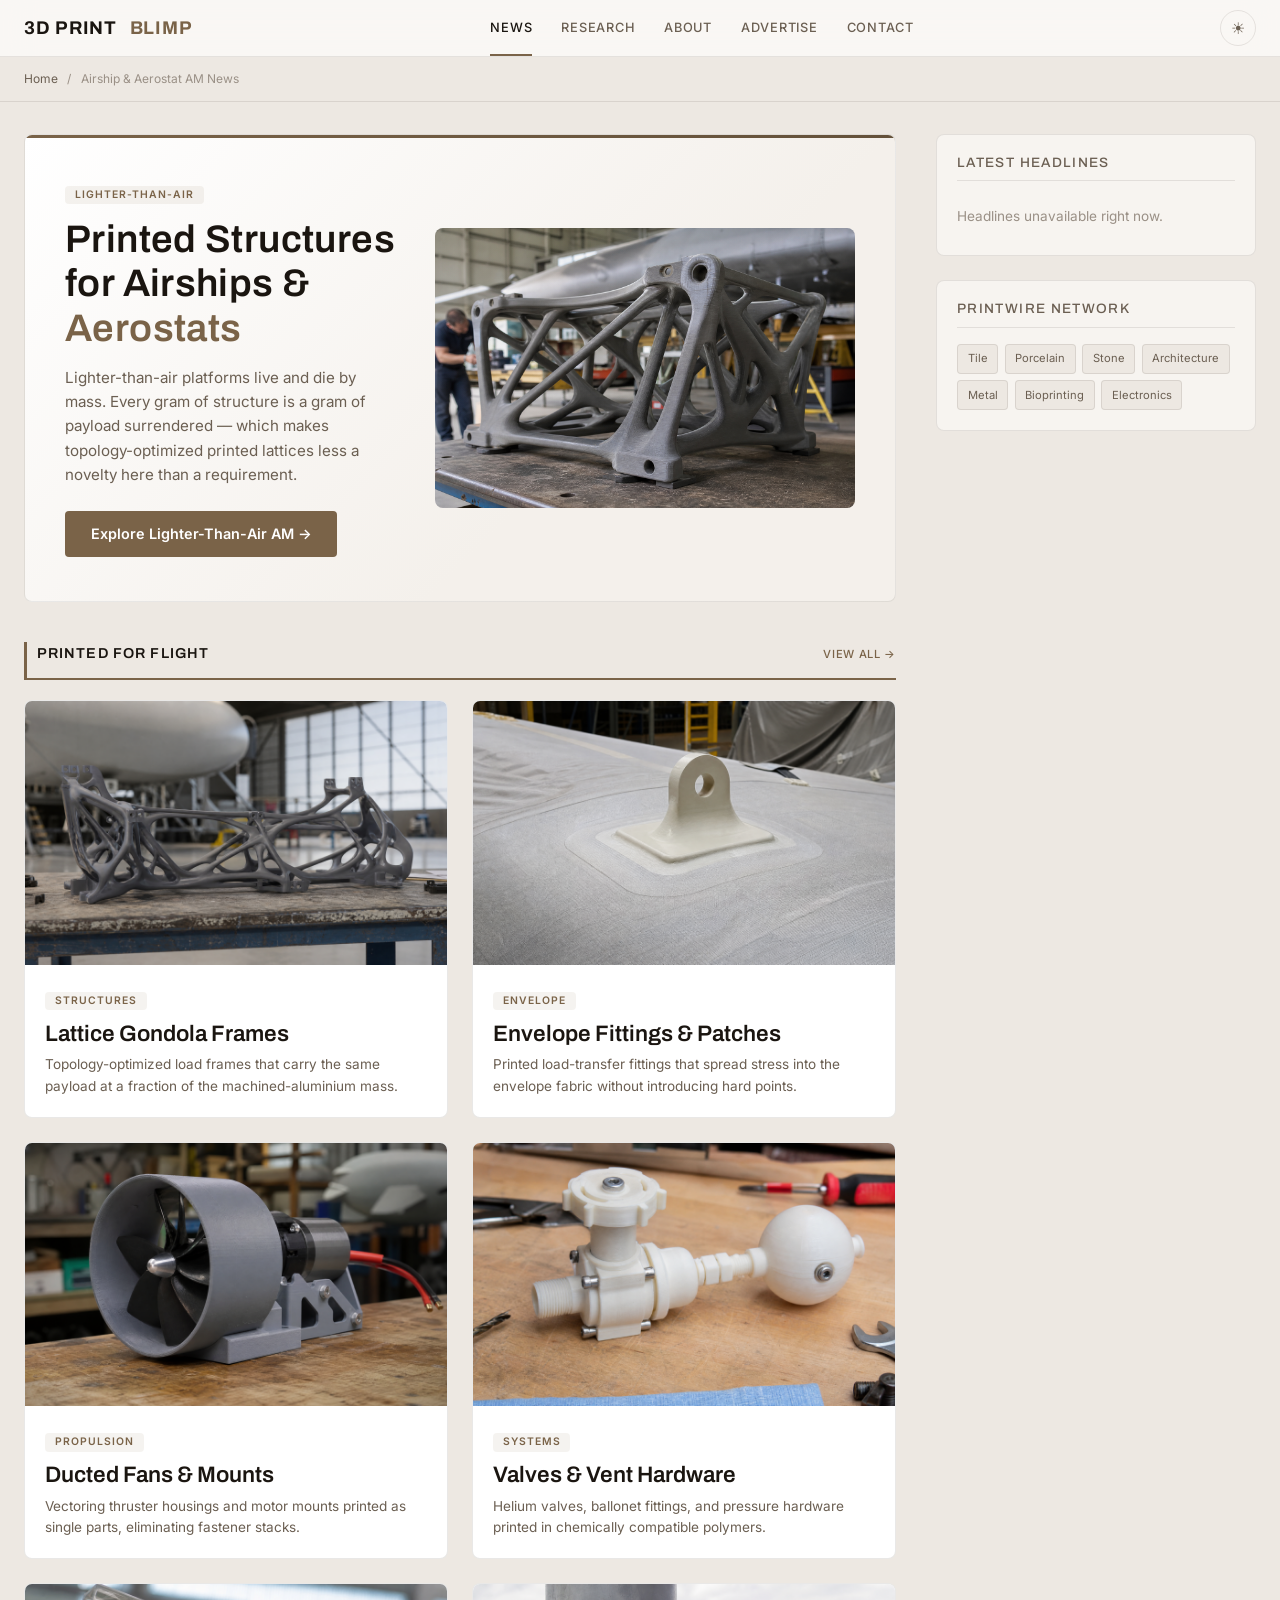
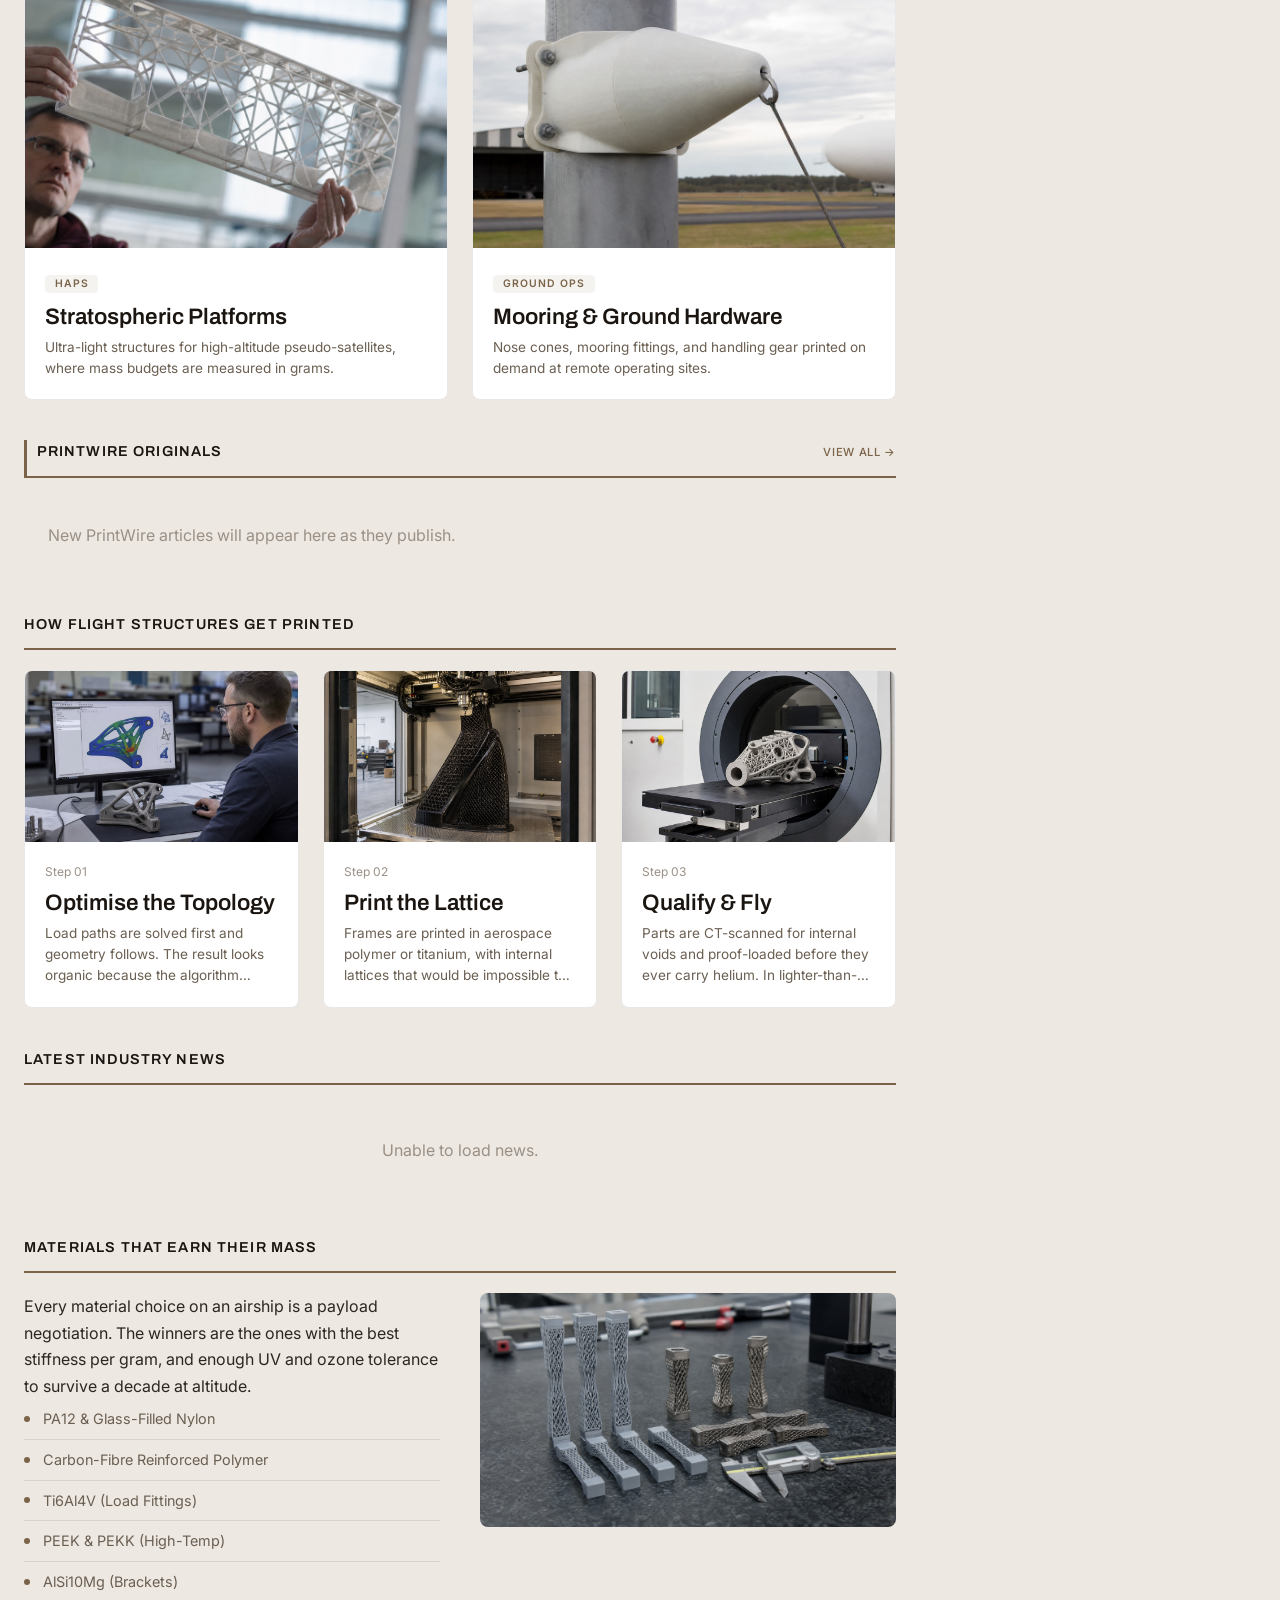
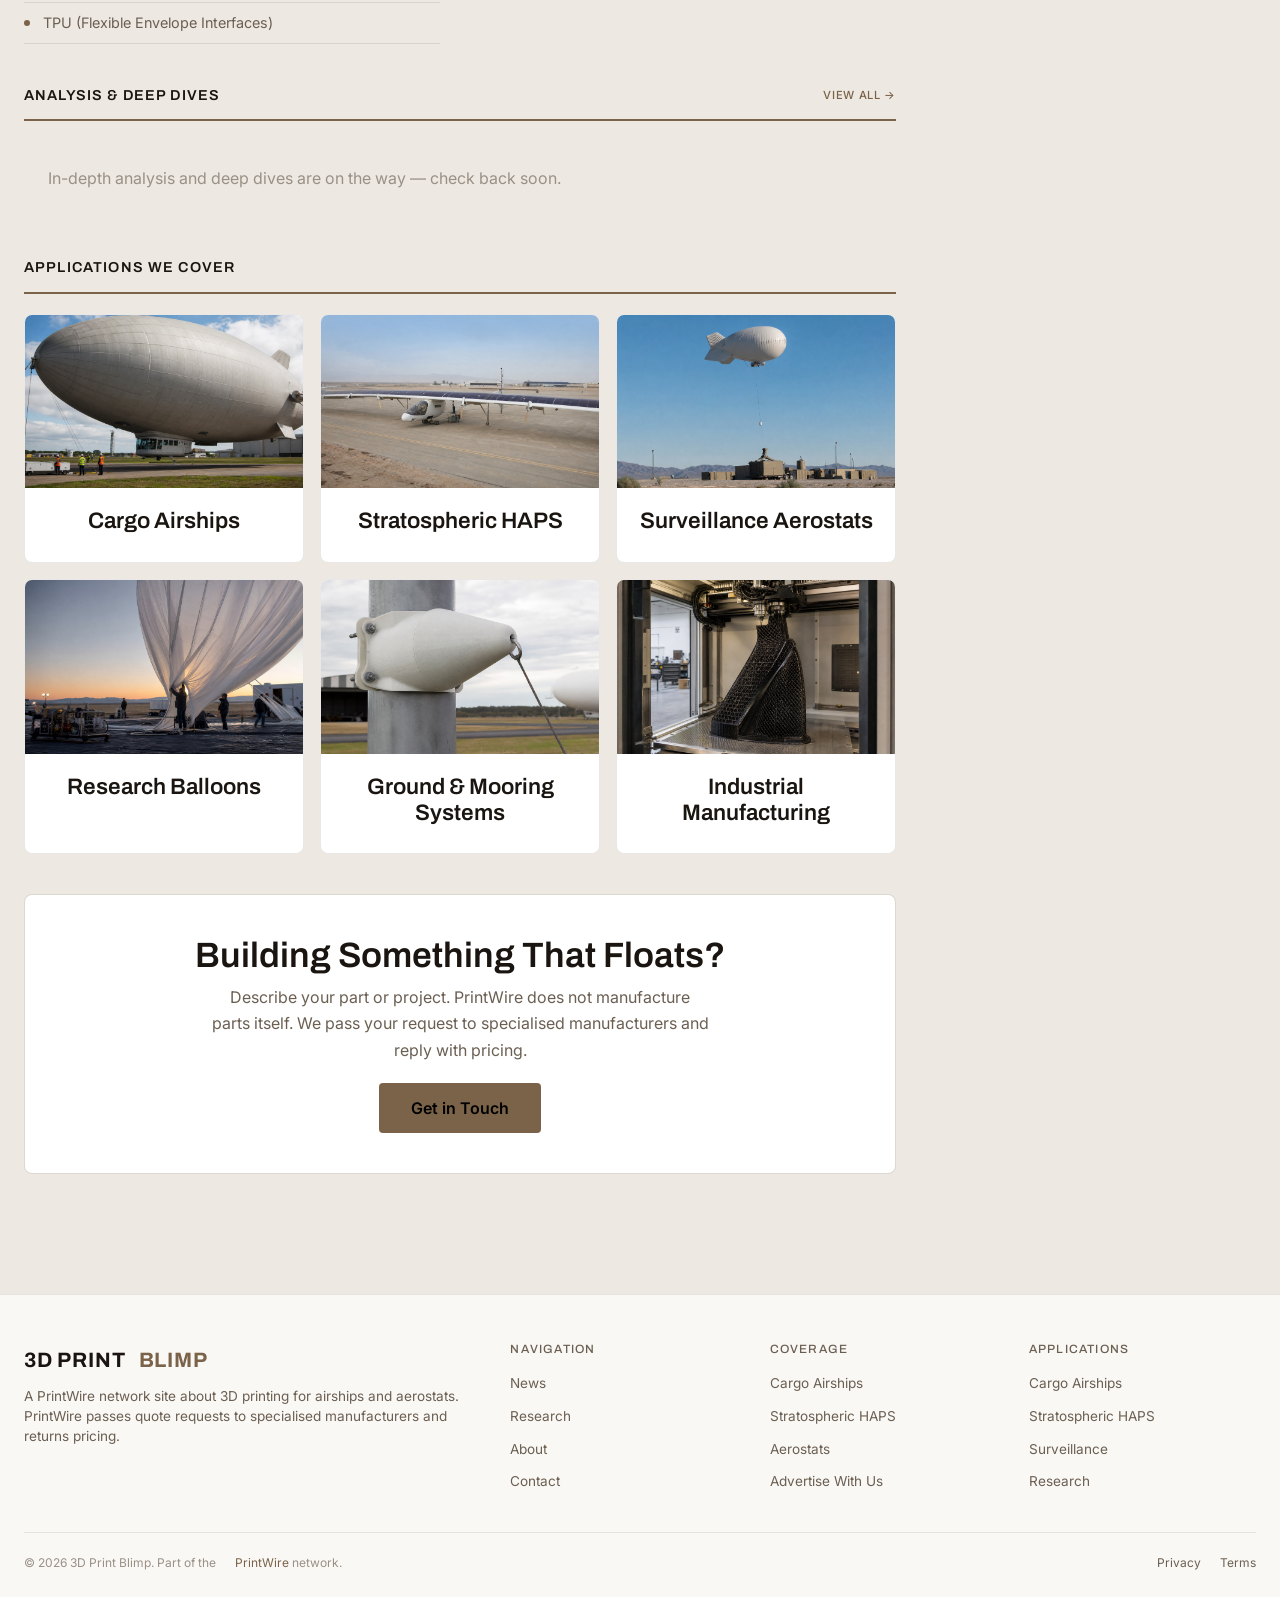
<file: static/index.html>
<!DOCTYPE html>
<html lang="en">
<head>
  <meta charset="UTF-8">
  <meta name="viewport" content="width=device-width, initial-scale=1.0">
  <meta name="description" content="3D Print Blimp is a PrintWire network site about 3D printing for airships and aerostats. PrintWire passes quote requests to specialised manufacturers and returns pricing. PrintWire does not manufacture parts itself.">
  <title>3D Print Blimp | 3D printing for airships and aerostats</title>
  <link rel="preconnect" href="https://fonts.googleapis.com">
  <link rel="preconnect" href="https://fonts.gstatic.com" crossorigin>
  <link href="https://fonts.googleapis.com/css2?family=Archivo:wght@500;600;700&family=Inter:wght@400;500;600&display=swap" rel="stylesheet">
  <link rel="stylesheet" href="css/editorial.css">
  <style>:root{--font-display:'Archivo',Helvetica,sans-serif;--font-body:'Inter',system-ui,sans-serif;}</style>
  <link rel="icon" type="image/svg+xml" href="/favicon.svg">
  <meta property="og:type" content="website">
  <meta property="og:title" content="3D Print Blimp | 3D printing for airships and aerostats">
  <meta property="og:description" content="3D Print Blimp is a PrintWire network site about 3D printing for airships and aerostats. PrintWire passes quote requests to specialised manufacturers and returns pricing. PrintWire does not manufacture parts itself.">
  <meta property="og:image" content="https://3dprintblimp.com/images/01_hero_lattice_gondola.png">
  <meta property="og:url" content="https://3dprintblimp.com/">
  <meta name="twitter:card" content="summary_large_image">
  <meta name="twitter:image" content="https://3dprintblimp.com/images/01_hero_lattice_gondola.png">
</head>
<body>

<!-- ── Header ─────────────────────────────────── -->
<header class="ed-header">
  <div class="ed-header-inner">
    <a href="index.html" class="ed-logo">
      3D&nbsp;PRINT&nbsp;<span class="ed-logo-accent">BLIMP</span>
    </a>
    <button class="ed-nav-toggle" aria-label="Menu" onclick="document.querySelector('.ed-nav').classList.toggle('open')">&#9776;</button>
    <nav class="ed-nav">
      <a href="index.html" class="active">News</a>
      <a href="/articles/">Research</a>
      <a href="about.html">About</a>
      <a href="advertise.html">Advertise</a>
      <a href="contact.html">Contact</a>
    </nav>
    <button class="ed-theme-toggle" id="themeToggle" aria-label="Toggle light/dark mode" title="Toggle light/dark mode">&#9728;</button>
  </div>
</header>

<!-- ── Breadcrumbs ────────────────────────────── -->
<div class="ed-breadcrumbs">
  <a href="index.html">Home</a> <span>/</span> Airship &amp; Aerostat AM News
</div>

<!-- ── Main Layout ────────────────────────────── -->
<div class="ed-layout">
  <div class="ed-main">

    <!-- Featured Story -->
    <article class="ed-hero-split">
      <div class="ed-hero-split-text">
        <span class="ed-badge">Lighter-Than-Air</span>
        <h1>Printed Structures for Airships &amp; <span class="ed-logo-accent">Aerostats</span></h1>
        <p class="ed-hero-excerpt">Lighter-than-air platforms live and die by mass. Every gram of structure is a gram of payload surrendered — which makes topology-optimized printed lattices less a novelty here than a requirement.</p>
        <a href="/articles/" class="ed-hero-cta">Explore Lighter-Than-Air AM &rarr;</a>
      </div>
      <div class="ed-hero-visual">
        <img src="images/01_hero_lattice_gondola.png" alt="Lighter-Than-Air">
      </div>
    </article>


    <!-- Printed showcase (bespoke) -->
    <div class="ed-section-label" style="border-left:3px solid var(--accent);padding-left:0.6rem;">
      Printed for Flight
      <a href="/articles/">View All &rarr;</a>
    </div>
    <div class="ed-card-grid" style="margin-bottom:2.5rem;">
      <article class="ed-card">
        <img class="ed-card-img" src="images/02_gondola_frame.png" alt="Lattice Gondola Frames" loading="lazy">
        <div class="ed-card-body"><span class="ed-badge">Structures</span><h3>Lattice Gondola Frames</h3><p class="ed-card-excerpt">Topology-optimized load frames that carry the same payload at a fraction of the machined-aluminium mass.</p></div>
      </article>
      <article class="ed-card">
        <img class="ed-card-img" src="images/03_envelope_fitting.png" alt="Envelope Fittings &amp; Patches" loading="lazy">
        <div class="ed-card-body"><span class="ed-badge">Envelope</span><h3>Envelope Fittings &amp; Patches</h3><p class="ed-card-excerpt">Printed load-transfer fittings that spread stress into the envelope fabric without introducing hard points.</p></div>
      </article>
      <article class="ed-card">
        <img class="ed-card-img" src="images/04_ducted_fan.png" alt="Ducted Fans &amp; Mounts" loading="lazy">
        <div class="ed-card-body"><span class="ed-badge">Propulsion</span><h3>Ducted Fans &amp; Mounts</h3><p class="ed-card-excerpt">Vectoring thruster housings and motor mounts printed as single parts, eliminating fastener stacks.</p></div>
      </article>
      <article class="ed-card">
        <img class="ed-card-img" src="images/05_valve_hardware.png" alt="Valves &amp; Vent Hardware" loading="lazy">
        <div class="ed-card-body"><span class="ed-badge">Systems</span><h3>Valves &amp; Vent Hardware</h3><p class="ed-card-excerpt">Helium valves, ballonet fittings, and pressure hardware printed in chemically compatible polymers.</p></div>
      </article>
      <article class="ed-card">
        <img class="ed-card-img" src="images/06_haps_structure.png" alt="Stratospheric Platforms" loading="lazy">
        <div class="ed-card-body"><span class="ed-badge">HAPS</span><h3>Stratospheric Platforms</h3><p class="ed-card-excerpt">Ultra-light structures for high-altitude pseudo-satellites, where mass budgets are measured in grams.</p></div>
      </article>
      <article class="ed-card">
        <img class="ed-card-img" src="images/07_mooring.png" alt="Mooring &amp; Ground Hardware" loading="lazy">
        <div class="ed-card-body"><span class="ed-badge">Ground Ops</span><h3>Mooring &amp; Ground Hardware</h3><p class="ed-card-excerpt">Nose cones, mooring fittings, and handling gear printed on demand at remote operating sites.</p></div>
      </article>
    </div>

    <!-- PrintWire Originals — network-wide originals (featured) -->
    <div class="ed-section-label" style="border-left:3px solid var(--accent);padding-left:0.6rem;">
      PrintWire Originals
      <a href="/articles/">View All &rarr;</a>
    </div>
    <div class="ed-card-grid" id="pwOriginals">
      <div style="grid-column:1/-1;text-align:center;padding:2rem;color:var(--text-faint);">Loading PrintWire articles…</div>
    </div>

    <!-- How Flight Structures Get Printed (process band) -->
    <div class="ed-section-label">How Flight Structures Get Printed</div>
    <div class="ed-grid-3">
      <article class="ed-card">
        <img class="ed-card-img" src="images/08_topology_optimize.png" alt="Optimise the Topology" loading="lazy">
        <div class="ed-card-body"><div class="ed-card-meta">Step 01</div><h3>Optimise the Topology</h3><p class="ed-card-excerpt">Load paths are solved first and geometry follows. The result looks organic because the algorithm keeps only the material that is actually carrying load.</p></div>
      </article>
      <article class="ed-card">
        <img class="ed-card-img" src="images/09_lattice_print.png" alt="Print the Lattice" loading="lazy">
        <div class="ed-card-body"><div class="ed-card-meta">Step 02</div><h3>Print the Lattice</h3><p class="ed-card-excerpt">Frames are printed in aerospace polymer or titanium, with internal lattices that would be impossible to machine and pointless to mold.</p></div>
      </article>
      <article class="ed-card">
        <img class="ed-card-img" src="images/10_qualify_test.png" alt="Qualify &amp; Fly" loading="lazy">
        <div class="ed-card-body"><div class="ed-card-meta">Step 03</div><h3>Qualify &amp; Fly</h3><p class="ed-card-excerpt">Parts are CT-scanned for internal voids and proof-loaded before they ever carry helium. In lighter-than-air, a hidden defect is a grounded airframe.</p></div>
      </article>
    </div>

    <!-- Latest News — PrintWire + industry (RSS) -->
    <div class="ed-section-label">
      Latest Industry News
      
    </div>
    <div class="ed-card-grid" id="newsGrid">
      <div style="grid-column: 1/-1; text-align:center; padding:2rem; color:var(--text-faint);">Loading latest news…</div>
    </div>

    <!-- Materials -->
    <div class="ed-section-label">Materials That Earn Their Mass</div>
    <div class="ed-two-col" style="margin-bottom:2.5rem;">
      <div>
        <p>Every material choice on an airship is a payload negotiation. The winners are the ones with the best stiffness per gram, and enough UV and ozone tolerance to survive a decade at altitude.</p>
        <ul class="ed-materials-list">
          <li>PA12 &amp; Glass-Filled Nylon</li>
          <li>Carbon-Fibre Reinforced Polymer</li>
          <li>Ti6Al4V (Load Fittings)</li>
          <li>PEEK &amp; PEKK (High-Temp)</li>
          <li>AlSi10Mg (Brackets)</li>
          <li>TPU (Flexible Envelope Interfaces)</li>
        </ul>
      </div>
      <img src="images/11_material_lattice.png" alt="Printed lattice test coupons in aerospace polymer and titanium" loading="lazy">
    </div>

    <!-- Analysis & Deep Dives -->
    <div class="ed-section-label">
      Analysis &amp; Deep Dives
      <a href="/articles/">View All &rarr;</a>
    </div>
    <div class="ed-list" id="pwDeepDives">
      <div style="padding:1.5rem;color:var(--text-faint);">Loading analysis…</div>
    </div>

    <!-- Applications -->
    <div class="ed-section-label">
      Applications We Cover
    </div>
    <div class="ed-card-grid" style="grid-template-columns: repeat(3, 1fr); gap: 1rem; margin-bottom: 2.5rem;">
      <div class="ed-card" style="text-align:center;">
        <img class="ed-card-img" src="images/12_app_cargo.png" alt="Cargo Airships">
        <div class="ed-card-body"><h3>Cargo Airships</h3></div>
      </div>
      <div class="ed-card" style="text-align:center;">
        <img class="ed-card-img" src="images/13_app_haps.png" alt="Stratospheric HAPS">
        <div class="ed-card-body"><h3>Stratospheric HAPS</h3></div>
      </div>
      <div class="ed-card" style="text-align:center;">
        <img class="ed-card-img" src="images/14_app_surveillance.png" alt="Architecture">
        <div class="ed-card-body"><h3>Surveillance Aerostats</h3></div>
      </div>
      <div class="ed-card" style="text-align:center;">
        <img class="ed-card-img" src="images/15_app_research.png" alt="Technical">
        <div class="ed-card-body"><h3>Research Balloons</h3></div>
      </div>
      <div class="ed-card" style="text-align:center;">
        <img class="ed-card-img" src="images/07_mooring.png" alt="Studios">
        <div class="ed-card-body"><h3>Ground & Mooring Systems</h3></div>
      </div>
      <div class="ed-card" style="text-align:center;">
        <img class="ed-card-img" src="images/09_lattice_print.png" alt="Industrial">
        <div class="ed-card-body"><h3>Industrial Manufacturing</h3></div>
      </div>
    </div>

    <!-- Project CTA -->
    <div class="ed-cta-banner">
      <h2>Building Something That Floats?</h2>
      <p>Describe your part or project. PrintWire does not manufacture parts itself. We pass your request to specialised manufacturers and reply with pricing.</p>
      <a href="contact.html">Get in Touch</a>
    </div>


  </div>

  <!-- ── Sidebar ─────────────────────────────── -->
  <aside class="ed-sidebar">




    <!-- Latest Headlines (real, pulled from live industry feeds) -->
    <div class="ed-sidebar-block">
      <h4>Latest Headlines</h4>
      <div id="latestHeadlines">
        <div style="padding:0.5rem 0;color:var(--text-faint);font-size:0.85rem;">Loading latest coverage…</div>
      </div>
    </div>


    <!-- Network Links -->
    <div class="ed-sidebar-block">
      <h4>PrintWire Network</h4>
      <div class="ed-network-links">
        <a href="https://3dprinttile.com">Tile</a>
        <a href="https://3dprintporcelain.com">Porcelain</a>
        <a href="https://3dprintstone.com">Stone</a>
        <a href="https://3dprintarchitecture.com">Architecture</a>
        <a href="https://dmls3d.com">Metal</a>
        <a href="https://3dprinttissue.com">Bioprinting</a>
        <a href="https://3dprintcircuitry.com">Electronics</a>
      </div>
    </div>


  </aside>
</div>

<!-- ── Footer ─────────────────────────────────── -->
<footer class="ed-footer">
  <div class="ed-footer-inner">
    <div class="ed-footer-brand">
      <div class="ed-logo" style="font-size:1.3rem; margin-bottom: 0.5rem;">3D&nbsp;PRINT&nbsp;<span class="ed-logo-accent">BLIMP</span></div>
      <p>A PrintWire network site about 3D printing for airships and aerostats. PrintWire passes quote requests to specialised manufacturers and returns pricing.</p>
    </div>
    <div>
      <h4>Navigation</h4>
      <ul>
        <li><a href="index.html">News</a></li>
        <li><a href="/articles/">Research</a></li>
        <li><a href="about.html">About</a></li>
        <li><a href="contact.html">Contact</a></li>
      </ul>
    </div>
    <div>
      <h4>Coverage</h4>
      <ul>
        <li><a href="/articles/">Cargo Airships</a></li>
        <li><a href="/articles/">Stratospheric HAPS</a></li>
        <li><a href="/articles/">Aerostats</a></li>
        <li><a href="advertise.html">Advertise With Us</a></li>
      </ul>
    </div>
    <div>
      <h4>Applications</h4>
      <ul>
        <li><a href="/articles/">Cargo Airships</a></li>
        <li><a href="/articles/">Stratospheric HAPS</a></li>
        <li><a href="/articles/">Surveillance</a></li>
        <li><a href="/articles/">Research</a></li>
      </ul>
    </div>
  </div>
  <div class="ed-footer-bottom">
    <span>&copy; 2026 3D Print Blimp. Part of the <a href="https://3dprint.space" style="color:var(--accent);">PrintWire</a> network.</span>
    <span>
      <a href="/privacy.html">Privacy</a>
      <a href="/terms.html">Terms</a>
    </span>
  </div>
</footer>

<script>
// ── Mobile nav toggle ──
document.querySelector('.ed-nav-toggle')?.addEventListener('click', () => {
  document.querySelector('.ed-nav').classList.toggle('open');
});

// ── Theme toggle (light/dark) — light default ──
(function() {
  const btn = document.getElementById('themeToggle');
  const root = document.documentElement;
  function setTheme(theme) {
    root.setAttribute('data-theme', theme);
    localStorage.setItem('ed-theme', theme);
    btn.innerHTML = theme === 'dark' ? '&#9790;' : '&#9728;';
    btn.title = theme === 'dark' ? 'Switch to light mode' : 'Switch to dark mode';
  }
  const saved = localStorage.getItem('ed-theme');
  setTheme(saved || 'light');
  btn.addEventListener('click', () => {
    const current = root.getAttribute('data-theme') || 'light';
    setTheme(current === 'dark' ? 'light' : 'dark');
  });
})();

// ── News Feed: network-wide PrintWire Originals + industry RSS ──
(function() {
  var grid = document.getElementById('newsGrid');
  var orig = document.getElementById('pwOriginals');

  var feeds = [
    { url: 'https://news.google.com/rss/search?q=airship+OR+aerostat+%22additive+manufacturing%22+OR+%223D+printed%22&hl=en-US&gl=US&ceid=US:en', name: 'Google News' },
    { url: 'https://news.google.com/rss/search?q=%22lighter+than+air%22+OR+%22cargo+airship%22+aviation&hl=en-US&gl=US&ceid=US:en', name: 'Google News' },
    { url: 'https://news.google.com/rss/search?q=HAPS+OR+%22high+altitude+platform%22+stratospheric&hl=en-US&gl=US&ceid=US:en', name: 'Google News' },
    { url: 'https://www.aerospacemanufacturinganddesign.com/rss/', name: 'Aerospace Mfg &amp; Design' },
    { url: 'https://3dprintingindustry.com/feed/', name: '3DPI' }
  ];

    function bestImg(item){
    var raw = '';
    var html = item.content || item.description || '';
    var m = html.match(/<img[^>]+src=["']([^"'>]+)["']/i);
    if (m) raw = m[1];
    if (!raw) raw = (item.enclosure && item.enclosure.link) || item.thumbnail || '';
    if (!raw) return '';
    var full = raw.replace(/-\d{2,4}x\d{2,4}(?=\.(jpg|jpeg|png|webp|gif)(\?|$))/i, '');
    return 'https://wsrv.nl/?url=' + encodeURIComponent(full) + '&w=800&h=534&fit=cover&a=attention&output=jpg&q=82';
  }
  var api = 'https://api.rss2json.com/v1/api.json?rss_url=';
  var rss = [];
  var localArts = [];
  var loaded = 0;
  var total = feeds.length;
  var fallbackImgs = [
    'images/02_gondola_frame.png','images/08_topology_optimize.png','images/11_material_lattice.png',
    'images/04_ducted_fan.png','images/10_qualify_test.png','images/07_mooring.png',
    'images/12_app_cargo.png','images/09_lattice_print.png'
  ];

  function stripHtml(html) {
    var d = document.createElement('div'); d.innerHTML = html;
    return d.textContent || '';
  }
  function esc(s) {
    var d = document.createElement('div'); d.appendChild(document.createTextNode(s));
    return d.innerHTML;
  }
  function card(a, i) {
    var img = a.img || fallbackImgs[i % fallbackImgs.length];
    var fb = fallbackImgs[(i+1) % fallbackImgs.length];
    var open = a.local
      ? 'onclick="location.href=\'' + esc(a.link) + '\'"'
      : 'onclick="window.open(\'' + esc(a.link) + '\',\'_blank\',\'noopener\')"';
    var linkAttrs = a.local ? 'href="' + esc(a.link) + '"'
      : 'href="' + esc(a.link) + '" target="_blank" rel="noopener"';
    var badge = a.local
      ? '<span class="ed-badge" style="background:var(--accent);color:#fff;">' + esc(a.source) + '</span>'
      : '<span class="ed-badge">' + esc(a.source) + '</span>';
    return '<article class="ed-card" style="cursor:pointer" ' + open + '>' +
      '<img class="ed-card-img" src="' + esc(img) + '" alt="" loading="lazy" onerror="this.onerror=null;this.src=\'' + fb + '\'">' +
      '<div class="ed-card-body">' + badge +
        '<div class="ed-card-meta">' + esc(a.dateStr || '') + '</div>' +
        '<h3><a ' + linkAttrs + ' onclick="event.stopPropagation()">' + esc(a.title) + '</a></h3>' +
        '<p class="ed-card-excerpt">' + esc(a.desc) + '</p>' +
      '</div></article>';
  }

  var localReady = fetch('network.json', { cache: 'no-store' })
    .then(function(r){ return r.ok ? r.json() : []; })
    .then(function(items){
      (items || []).forEach(function(it, i){
        localArts.push({ title: it.title, link: it.url, desc: it.summary || '',
          date: it.iso, dateStr: it.date, source: (it.origin || 'PrintWire'), local: true,
          img: it.img || fallbackImgs[i % fallbackImgs.length] });
      });
      if (orig) {
        orig.innerHTML = localArts.length
          ? localArts.slice(0, 6).map(card).join('')
          : '<div style="grid-column:1/-1;padding:1.5rem;color:var(--text-faint);">New PrintWire articles will appear here as they publish.</div>';
      }
    })
    .catch(function(){ if (orig) orig.innerHTML = ''; });

  var timeout = setTimeout(finish, 8000);
  feeds.forEach(function(feed) {
    fetch(api + encodeURIComponent(feed.url))
      .then(function(r){ return r.json(); })
      .then(function(data){
        if (data.status === 'ok' && data.items) {
          data.items.forEach(function(item){
            rss.push({ title: item.title, link: item.link,
              desc: stripHtml(item.description).substring(0,140) + '…',
              date: item.pubDate, source: feed.name, local: false,
              img: bestImg(item) });
          });
        }
      })
      .catch(function(){})
      .then(function(){ loaded++; if (loaded === total) { clearTimeout(timeout); finish(); } });
  });

  var done = false;
  function finish(){ if (done) return; done = true; localReady.then(render); }
  function render(){
    if (!grid) return;
    var merged = localArts.concat(rss);
    merged.forEach(function(a){ if (!a.dateStr && a.date) a.dateStr = new Date(a.date).toLocaleDateString('en-US',{year:'numeric',month:'short',day:'numeric'}); });
    merged.sort(function(a,b){ return new Date(b.date) - new Date(a.date); });
    var top = merged.slice(0, 8);
    grid.innerHTML = top.length
      ? top.map(card).join('')
      : '<div style="grid-column:1/-1;text-align:center;padding:2rem;color:var(--text-faint);">Unable to load news.</div>';

    // Sidebar: real headlines from the same live feeds. No fabricated titles or read counts.
    var side = document.getElementById('latestHeadlines');
    if (side) {
      var picks = merged.slice(0, 5);
      side.innerHTML = picks.length
        ? picks.map(function(a, i){
            var attrs = a.local
              ? 'href="' + esc(a.link) + '"'
              : 'href="' + esc(a.link) + '" target="_blank" rel="noopener"';
            return '<div class="ed-popular-item">' +
              '<span class="ed-popular-num">' + (i + 1) + '</span>' +
              '<div>' +
                '<h3><a ' + attrs + '>' + esc(a.title) + '</a></h3>' +
                '<div class="ed-popular-meta">' + esc(a.source || '') +
                  (a.dateStr ? ' · ' + esc(a.dateStr) : '') + '</div>' +
              '</div></div>';
          }).join('')
        : '<div style="padding:0.5rem 0;color:var(--text-faint);font-size:0.85rem;">Headlines unavailable right now.</div>';
    }
  }
})();

// -- Analysis & Deep Dives: PrintWire catalog in list format --
(function(){
  var box = document.getElementById('pwDeepDives');
  if (!box) return;
  function esc(s){var d=document.createElement('div');d.appendChild(document.createTextNode(s==null?'':s));return d.innerHTML;}
  var empty = '<div style="padding:1.5rem;color:var(--text-faint);">In-depth analysis and deep dives are on the way — check back soon.</div>';
  fetch('network.json',{cache:'no-store'})
    .then(function(r){ return r.ok ? r.json() : []; })
    .then(function(items){
      items = (items || []).slice();
      items.sort(function(a,b){ return (b.iso||'').localeCompare(a.iso||''); });
      if (!items.length){ box.innerHTML = empty; return; }
      box.innerHTML = items.slice(0,8).map(function(a){
        var img = a.img ? '<img src="'+esc(a.img)+'" alt="" loading="lazy">' : '';
        var meta = esc(a.date||'') + (a.origin ? ' · '+esc(a.origin) : '');
        return '<article class="ed-list-item">'+img+'<div>'+
          '<div class="ed-card-meta">'+meta+'</div>'+
          '<h3><a href="'+esc(a.url)+'">'+esc(a.title)+'</a></h3>'+
          '<p class="ed-card-excerpt">'+esc(a.summary||'')+'</p>'+
          '</div></article>';
      }).join('');
    })
    .catch(function(){ box.innerHTML = empty; });
})();
</script>
</body>
</html>
</file>
<file: static/css/editorial.css>
/* ============================================
   3dprintmetal.com — Editorial Layout
   Inspired by 3dnatives.com, modernized
   ============================================ */

/* ── Shared Tokens ───────────────────────────── */
:root {
  --accent: #5aa9e6;
  --accent-dark: #008fad;
  --accent-dim: rgba(0,168,204,0.12);
  --red: #e53e3e;
  --radius: 8px;
  --radius-sm: 4px;
  --font-display: 'Oswald', sans-serif;
  --font-body: 'Inter', sans-serif;
  --transition: 0.25s cubic-bezier(0.4,0,0.2,1);
}

/* ── Dark Mode (default) ─────────────────────── */
:root, [data-theme="dark"] {
  --bg: #08090f;
  --bg-surface: #0e1019;
  --bg-card: #141620;
  --bg-card-hover: #1a1d2e;
  --bg-sidebar: #0f1118;
  --text: #e2e4e8;
  --text-dim: #8a8f9d;
  --text-faint: #555a68;
  --heading: #ffffff;
  --border: rgba(255,255,255,0.06);
  --border-accent: rgba(0,168,204,0.2);
  --shadow: 0 1px 3px rgba(0,0,0,0.4);
  --shadow-hover: 0 8px 24px rgba(0,0,0,0.5);
  --header-bg: rgba(8,9,15,0.92);
  --badge-bg: rgba(0,168,204,0.12);
  --input-bg: #0a0b12;
}

/* ── Light Mode ──────────────────────────────── */
[data-theme="light"] {
  --accent: #1f6fb2;
  --accent-dark: #005f85;
  --accent-dim: rgba(0,119,168,0.08);
  --bg: #f5f6f8;
  --bg-surface: #ffffff;
  --bg-card: #ffffff;
  --bg-card-hover: #f0f1f3;
  --bg-sidebar: #fafbfc;
  --text: #2d3748;
  --text-dim: #5a6577;
  --text-faint: #8e96a4;
  --heading: #1a202c;
  --border: rgba(0,0,0,0.08);
  --border-accent: rgba(0,119,168,0.2);
  --shadow: 0 1px 3px rgba(0,0,0,0.06);
  --shadow-hover: 0 8px 24px rgba(0,0,0,0.1);
  --header-bg: rgba(255,255,255,0.95);
  --badge-bg: rgba(0,119,168,0.08);
  --input-bg: #f0f1f3;
}

/* System preference when no manual choice */
@media (prefers-color-scheme: light) {
  :root:not([data-theme]) {
    --accent: #1f6fb2;
    --accent-dark: #005f85;
    --accent-dim: rgba(0,119,168,0.08);
    --bg: #f5f6f8;
    --bg-surface: #ffffff;
    --bg-card: #ffffff;
    --bg-card-hover: #f0f1f3;
    --bg-sidebar: #fafbfc;
    --text: #2d3748;
    --text-dim: #5a6577;
    --text-faint: #8e96a4;
    --heading: #1a202c;
    --border: rgba(0,0,0,0.08);
    --border-accent: rgba(0,119,168,0.2);
    --shadow: 0 1px 3px rgba(0,0,0,0.06);
    --shadow-hover: 0 8px 24px rgba(0,0,0,0.1);
    --header-bg: rgba(255,255,255,0.95);
    --badge-bg: rgba(0,119,168,0.08);
    --input-bg: #f0f1f3;
  }
}

/* ── Reset ───────────────────────────────────── */
*,*::before,*::after { margin:0;padding:0;box-sizing:border-box; }
html { scroll-behavior:smooth; font-size:16px; }
body {
  font-family: var(--font-body);
  color: var(--text);
  background: var(--input-bg);
  line-height: 1.65;
  -webkit-font-smoothing: antialiased;
  overflow-x: hidden;
}
a { color: inherit; text-decoration: none; }
img { max-width: 100%; display: block; }

/* ── Typography ──────────────────────────────── */
h1,h2,h3,h4 { font-family: var(--font-display); font-weight: 600; line-height: 1.15; color: var(--heading); }
h1 { font-size: clamp(2rem, 5vw, 3rem); letter-spacing: 0.01em; }
h2 { font-size: clamp(1.5rem, 3.5vw, 2.2rem); }
h3 { font-size: clamp(1.1rem, 2vw, 1.4rem); }
h4 { font-size: 0.85rem; text-transform: uppercase; letter-spacing: 0.1em; color: var(--text-dim); font-weight: 500; }

/* ── Header ──────────────────────────────────── */
.ed-header {
  position: sticky; top: 0; z-index: 100;
  background: var(--header-bg);
  backdrop-filter: blur(16px);
  border-bottom: 1px solid var(--border);
}
.ed-header-inner {
  max-width: 1280px;
  margin: 0 auto;
  display: flex;
  align-items: center;
  justify-content: space-between;
  padding: 0 1.5rem;
  height: 56px;
}
.ed-logo {
  font-family: var(--font-display);
  font-size: 1.15rem;
  font-weight: 700;
  color: var(--heading);
  letter-spacing: 0.04em;
  display: flex; align-items: center; gap: 0.5rem;
}
.ed-logo-accent { color: var(--accent); }
.ed-nav { display: flex; gap: 0; align-items: center; }
.ed-nav a {
  padding: 0 0.9rem;
  font-size: 0.8rem;
  font-weight: 500;
  color: var(--text-dim);
  text-transform: uppercase;
  letter-spacing: 0.06em;
  transition: color var(--transition);
  line-height: 56px;
  position: relative;
}
.ed-nav a:hover, .ed-nav a.active { color: var(--heading); }
.ed-nav a.active::after {
  content: ''; position: absolute; bottom: 0; left: 0.9rem; right: 0.9rem;
  height: 2px; background: var(--accent);
}
.ed-nav-toggle {
  display: none; background: none; border: none; color: var(--text);
  font-size: 1.5rem; cursor: pointer; padding: 0.5rem;
}

/* Theme toggle */
.ed-theme-toggle {
  background: none; border: 1px solid var(--border);
  color: var(--text-dim); cursor: pointer;
  width: 36px; height: 36px;
  border-radius: 50%;
  display: flex; align-items: center; justify-content: center;
  font-size: 1rem;
  transition: all var(--transition);
  margin-left: 0.5rem;
  flex-shrink: 0;
}
.ed-theme-toggle:hover { border-color: var(--accent); color: var(--accent); }

/* ── Breadcrumbs ─────────────────────────────── */
.ed-breadcrumbs {
  max-width: 1280px; margin: 0 auto;
  padding: 0.75rem 1.5rem;
  font-size: 0.75rem;
  color: var(--text-faint);
  border-bottom: 1px solid var(--border);
}
.ed-breadcrumbs a { color: var(--text-dim); transition: color var(--transition); }
.ed-breadcrumbs a:hover { color: var(--accent); }
.ed-breadcrumbs span { margin: 0 0.4rem; }

/* ── Layout ──────────────────────────────────── */
.ed-layout {
  max-width: 1280px;
  margin: 0 auto;
  display: grid;
  grid-template-columns: 1fr 320px;
  gap: 2.5rem;
  padding: 2rem 1.5rem;
  align-items: start;
}
.ed-main { min-width: 0; }
.ed-sidebar { position: sticky; top: 72px; }

/* ── Hero / Featured Story ───────────────────── */
.ed-hero {
  margin-bottom: 2.5rem;
  position: relative;
  border-radius: var(--radius);
  overflow: hidden;
  background: var(--bg-card);
}
.ed-hero img {
  width: 100%;
  aspect-ratio: 16/8;
  object-fit: cover;
  display: block;
}
.ed-hero-overlay {
  position: absolute; inset: 0;
  background: linear-gradient(0deg, rgba(8,9,15,0.95) 0%, rgba(8,9,15,0.3) 50%, transparent 100%);
}
[data-theme="light"] .ed-hero-overlay {
  background: linear-gradient(0deg, rgba(245,246,248,0.97) 0%, rgba(245,246,248,0.4) 50%, transparent 100%);
}
.ed-hero-content {
  position: absolute;
  bottom: 0; left: 0; right: 0;
  padding: 2rem 2.5rem;
}
.ed-hero .ed-badge { margin-bottom: 0.75rem; }
.ed-hero h1 { margin-bottom: 0.5rem; }
.ed-hero h1 a { color: var(--heading); transition: color var(--transition); }
.ed-hero h1 a:hover { color: var(--accent); }
.ed-hero-meta {
  font-size: 0.8rem;
  color: var(--text-dim);
  display: flex; gap: 1rem; align-items: center;
}
.ed-hero-excerpt {
  margin-top: 0.75rem;
  font-size: 0.95rem;
  color: var(--text-dim);
  line-height: 1.6;
  max-width: 600px;
}

/* ── Badge / Tag ─────────────────────────────── */
.ed-badge {
  display: inline-block;
  font-size: 0.65rem;
  font-weight: 600;
  text-transform: uppercase;
  letter-spacing: 0.1em;
  padding: 0.25rem 0.6rem;
  border-radius: var(--radius-sm);
  background: var(--badge-bg);
  color: var(--accent);
  line-height: 1;
}
.ed-badge.red { background: rgba(255,68,68,0.12); color: var(--red); }

/* ── Section Label ───────────────────────────── */
.ed-section-label {
  font-family: var(--font-display);
  font-size: 0.9rem;
  font-weight: 600;
  text-transform: uppercase;
  letter-spacing: 0.08em;
  color: var(--heading);
  margin-bottom: 1.25rem;
  padding-bottom: 0.75rem;
  border-bottom: 2px solid var(--accent);
  display: flex;
  align-items: center;
  justify-content: space-between;
}
.ed-section-label a {
  font-family: var(--font-body);
  font-size: 0.7rem;
  font-weight: 500;
  color: var(--accent);
  text-transform: uppercase;
  letter-spacing: 0.06em;
}

/* ── Article Cards ───────────────────────────── */
.ed-card-grid {
  display: grid;
  grid-template-columns: repeat(2, 1fr);
  gap: 1.5rem;
  margin-bottom: 2.5rem;
}
.ed-card {
  background: var(--bg-card);
  border-radius: var(--radius);
  overflow: hidden;
  border: 1px solid var(--border);
  transition: transform var(--transition), box-shadow var(--transition), border-color var(--transition);
}
.ed-card:hover {
  transform: translateY(-2px);
  box-shadow: var(--shadow-hover);
  border-color: var(--border-accent);
}
.ed-card-img {
  aspect-ratio: 16/10;
  object-fit: cover;
  width: 100%;
}
.ed-card-body { padding: 1.25rem; }
.ed-card-body .ed-badge { margin-bottom: 0.65rem; }
.ed-card-body h3 { margin-bottom: 0.5rem; }
.ed-card-body h3 a { color: var(--heading); transition: color var(--transition); }
.ed-card-body h3 a:hover { color: var(--accent); }
.ed-card-meta {
  font-size: 0.75rem;
  color: var(--text-faint);
  margin-bottom: 0.5rem;
}
.ed-card-excerpt {
  font-size: 0.85rem;
  color: var(--text-dim);
  line-height: 1.55;
  display: -webkit-box;
  -webkit-line-clamp: 3;
  -webkit-box-orient: vertical;
  overflow: hidden;
}

/* ── Article List (compact) ──────────────────── */
.ed-list { display: flex; flex-direction: column; gap: 1.25rem; margin-bottom: 2.5rem; }
.ed-list-item {
  display: grid;
  grid-template-columns: 200px 1fr;
  gap: 1rem;
  padding-bottom: 1.25rem;
  border-bottom: 1px solid var(--border);
  align-items: start;
}
.ed-list-item:last-child { border-bottom: none; padding-bottom: 0; }
.ed-list-item img {
  aspect-ratio: 16/10;
  object-fit: cover;
  border-radius: var(--radius-sm);
  width: 100%;
}
.ed-list-item h3 { font-size: 1.05rem; margin-bottom: 0.35rem; }
.ed-list-item h3 a { color: var(--heading); transition: color var(--transition); }
.ed-list-item h3 a:hover { color: var(--accent); }

/* ── Sidebar ─────────────────────────────────── */
.ed-sidebar-block {
  background: var(--bg-sidebar);
  border: 1px solid var(--border);
  border-radius: var(--radius);
  padding: 1.25rem;
  margin-bottom: 1.5rem;
}
.ed-sidebar-block h4 {
  margin-bottom: 1rem;
  padding-bottom: 0.6rem;
  border-bottom: 1px solid var(--border);
}

/* Newsletter widget */
.ed-newsletter p { font-size: 0.85rem; color: var(--text-dim); margin-bottom: 1rem; line-height: 1.5; }
.ed-newsletter input[type="email"] {
  width: 100%;
  padding: 0.65rem 0.85rem;
  background: var(--input-bg);
  border: 1px solid var(--border);
  border-radius: var(--radius-sm);
  color: var(--text);
  font-size: 0.85rem;
  margin-bottom: 0.5rem;
  transition: border-color var(--transition);
}
.ed-newsletter input[type="email"]:focus { outline: none; border-color: var(--accent); }
.ed-newsletter button {
  width: 100%;
  padding: 0.65rem;
  background: var(--accent);
  border: none;
  border-radius: var(--radius-sm);
  color: #000;
  font-weight: 600;
  font-size: 0.8rem;
  cursor: pointer;
  transition: background var(--transition);
}
.ed-newsletter button:hover { background: var(--accent-dark); }

/* Popular posts widget */
.ed-popular-item {
  display: flex;
  gap: 0.75rem;
  padding: 0.65rem 0;
  border-bottom: 1px solid var(--border);
  align-items: start;
}
.ed-popular-item:last-child { border-bottom: none; }
.ed-popular-num {
  font-family: var(--font-display);
  font-size: 1.5rem;
  font-weight: 700;
  color: var(--accent-dim);
  line-height: 1;
  min-width: 1.8rem;
  color: rgba(0,217,255,0.3);
}
.ed-popular-item h3 { font-size: 0.85rem; font-weight: 500; line-height: 1.35; }
.ed-popular-item h3 a { color: var(--text); }
.ed-popular-item h3 a:hover { color: var(--accent); }
.ed-popular-meta { font-size: 0.7rem; color: var(--text-faint); margin-top: 0.2rem; }

/* Network links widget */
.ed-network-links { display: flex; flex-wrap: wrap; gap: 0.4rem; }
.ed-network-links a {
  font-size: 0.7rem;
  padding: 0.3rem 0.6rem;
  background: var(--input-bg);
  border: 1px solid var(--border);
  border-radius: var(--radius-sm);
  color: var(--text-dim);
  transition: all var(--transition);
}
.ed-network-links a:hover { border-color: var(--accent); color: var(--accent); }

/* ── Load More ───────────────────────────────── */
.ed-load-more {
  text-align: center;
  margin: 2rem 0;
}
.ed-load-more button {
  padding: 0.75rem 2.5rem;
  background: transparent;
  border: 1px solid var(--border);
  border-radius: var(--radius-sm);
  color: var(--text-dim);
  font-size: 0.8rem;
  font-weight: 500;
  cursor: pointer;
  letter-spacing: 0.04em;
  transition: all var(--transition);
}
.ed-load-more button:hover {
  border-color: var(--accent);
  color: var(--accent);
}

/* ── Stats Bar ───────────────────────────────── */
.ed-stats {
  display: grid;
  grid-template-columns: repeat(4, 1fr);
  gap: 1px;
  background: var(--border);
  border: 1px solid var(--border);
  border-radius: var(--radius);
  overflow: hidden;
  margin-bottom: 2.5rem;
}
.ed-stat {
  background: var(--bg-card);
  padding: 1.25rem;
  text-align: center;
}
.ed-stat-value {
  font-family: var(--font-display);
  font-size: 1.5rem;
  font-weight: 600;
  color: var(--accent);
}
.ed-stat-label {
  font-size: 0.7rem;
  text-transform: uppercase;
  letter-spacing: 0.08em;
  color: var(--text-faint);
  margin-top: 0.25rem;
}

/* ── Page Hero (inner pages) ─────────────────── */
.ed-page-hero {
  position: relative;
  border-radius: var(--radius);
  overflow: hidden;
  margin-bottom: 2.5rem;
  background: var(--bg-card);
}
.ed-page-hero img {
  width: 100%; aspect-ratio: 16/6; object-fit: cover;
}
.ed-page-hero-overlay {
  position: absolute; inset: 0;
  background: linear-gradient(0deg, rgba(8,9,15,0.9) 0%, rgba(8,9,15,0.4) 60%, transparent 100%);
}
[data-theme="light"] .ed-page-hero-overlay {
  background: linear-gradient(0deg, rgba(245,246,248,0.95) 0%, rgba(245,246,248,0.5) 60%, transparent 100%);
}
.ed-page-hero-content {
  position: absolute; bottom: 0; left: 0; right: 0;
  padding: 2rem 2.5rem;
}
.ed-page-hero h1 { margin-bottom: 0.5rem; }
.ed-page-hero p { color: var(--text-dim); font-size: 1rem; max-width: 600px; }

/* ── Content Sections ────────────────────────── */
.ed-content { max-width: 1280px; margin: 0 auto; padding: 0 1.5rem; }
.ed-content-narrow { max-width: 860px; margin: 0 auto; padding: 0 1.5rem; }
.ed-section { margin-bottom: 3rem; }
.ed-section p { color: var(--text-dim); line-height: 1.75; margin-bottom: 1rem; font-size: 0.95rem; }
.ed-section p:last-child { margin-bottom: 0; }

/* Two-column content block */
.ed-two-col {
  display: grid;
  grid-template-columns: 1fr 1fr;
  gap: 2.5rem;
  align-items: start;
  margin-bottom: 2.5rem;
}
.ed-two-col img { border-radius: var(--radius); width: 100%; }

/* Content cards (mission, values, etc.) */
.ed-content-card {
  background: var(--bg-card);
  border: 1px solid var(--border);
  border-radius: var(--radius);
  padding: 1.75rem;
  transition: border-color var(--transition);
}
.ed-content-card:hover { border-color: var(--border-accent); }
.ed-content-card h3 { margin-bottom: 0.75rem; font-size: 1.15rem; }
.ed-content-card p { margin-bottom: 0; }
.ed-content-card .ed-icon {
  font-size: 1.5rem; margin-bottom: 0.75rem; display: block;
}
.ed-grid-2 { display: grid; grid-template-columns: 1fr 1fr; gap: 1.5rem; margin-bottom: 2.5rem; }
.ed-grid-3 { display: grid; grid-template-columns: repeat(3, 1fr); gap: 1.5rem; margin-bottom: 2.5rem; }
.ed-grid-4 { display: grid; grid-template-columns: repeat(4, 1fr); gap: 1.25rem; margin-bottom: 2.5rem; }

/* Service detail cards */
.ed-service-detail {
  display: grid;
  grid-template-columns: 280px 1fr;
  gap: 1.5rem;
  background: var(--bg-card);
  border: 1px solid var(--border);
  border-radius: var(--radius);
  overflow: hidden;
  margin-bottom: 1.25rem;
  transition: border-color var(--transition);
}
.ed-service-detail:hover { border-color: var(--border-accent); }
.ed-service-detail img { width: 100%; height: 100%; object-fit: cover; }
.ed-service-detail-body { padding: 1.5rem 1.5rem 1.5rem 0; }
.ed-service-detail-body h3 { margin-bottom: 0.5rem; }

/* Timeline */
.ed-timeline { position: relative; padding-left: 2.5rem; margin-bottom: 2.5rem; }
.ed-timeline::before {
  content: ''; position: absolute; left: 0.75rem; top: 0; bottom: 0;
  width: 2px; background: var(--border);
}
.ed-timeline-step {
  position: relative; margin-bottom: 2rem; padding-bottom: 0;
}
.ed-timeline-step:last-child { margin-bottom: 0; }
.ed-timeline-num {
  position: absolute; left: -2.5rem; top: 0;
  width: 1.5rem; height: 1.5rem;
  background: var(--accent);
  color: #000;
  border-radius: 50%;
  font-size: 0.7rem;
  font-weight: 700;
  display: flex; align-items: center; justify-content: center;
}
.ed-timeline-step h3 { font-size: 1.05rem; margin-bottom: 0.35rem; }

/* Forms */
.ed-form { max-width: 100%; }
.ed-form-group { margin-bottom: 1rem; }
.ed-form-group label {
  display: block; font-size: 0.8rem; font-weight: 500;
  color: var(--text-dim); margin-bottom: 0.35rem;
}
.ed-form-group .required { color: var(--red); }
.ed-form-group input, .ed-form-group textarea, .ed-form-group select {
  width: 100%;
  padding: 0.7rem 0.9rem;
  background: var(--input-bg);
  border: 1px solid var(--border);
  border-radius: var(--radius-sm);
  color: var(--text);
  font-family: var(--font-body);
  font-size: 0.9rem;
  transition: border-color var(--transition);
}
.ed-form-group input:focus, .ed-form-group textarea:focus, .ed-form-group select:focus {
  outline: none; border-color: var(--accent);
}
.ed-form-group textarea { resize: vertical; }
.ed-form-submit {
  padding: 0.75rem 2rem;
  background: var(--accent);
  border: none;
  border-radius: var(--radius-sm);
  color: #000;
  font-weight: 600;
  font-size: 0.9rem;
  cursor: pointer;
  transition: background var(--transition);
}
.ed-form-submit:hover { background: var(--accent-dark); }

/* CTA Banner */
.ed-cta-banner {
  background: var(--bg-card);
  border: 1px solid var(--border-accent);
  border-radius: var(--radius);
  padding: 2.5rem;
  text-align: center;
  margin-bottom: 2.5rem;
}
.ed-cta-banner h2 { margin-bottom: 0.5rem; }
.ed-cta-banner p { color: var(--text-dim); margin-bottom: 1.25rem; max-width: 500px; margin-left: auto; margin-right: auto; }
.ed-cta-banner a {
  display: inline-block;
  padding: 0.75rem 2rem;
  background: var(--accent);
  color: #000;
  font-weight: 600;
  border-radius: var(--radius-sm);
  transition: background var(--transition);
}
.ed-cta-banner a:hover { background: var(--accent-dark); }

/* Package cards (advertise) */
.ed-package {
  background: var(--bg-card);
  border: 1px solid var(--border);
  border-radius: var(--radius);
  padding: 1.75rem;
  transition: border-color var(--transition);
}
.ed-package:hover { border-color: var(--border-accent); }
.ed-package h3 { margin-bottom: 0.5rem; }
.ed-package .ed-price {
  font-family: var(--font-display);
  font-size: 1.8rem; font-weight: 600;
  color: var(--accent); margin-bottom: 1rem;
}
.ed-package .ed-price span { font-size: 0.9rem; color: var(--text-faint); }
.ed-package ul {
  list-style: none; padding: 0;
}
.ed-package li {
  font-size: 0.85rem; color: var(--text-dim);
  padding: 0.4rem 0;
  border-bottom: 1px solid var(--border);
  padding-left: 1.2rem;
  position: relative;
}
.ed-package li:last-child { border-bottom: none; }
.ed-package li::before {
  content: '\2713'; position: absolute; left: 0;
  color: var(--accent); font-size: 0.75rem;
}

/* Contact info cards */
.ed-info-card {
  display: flex; gap: 1rem; align-items: start;
  padding: 1rem;
  background: var(--bg-card);
  border: 1px solid var(--border);
  border-radius: var(--radius);
}
.ed-info-card .ed-icon { font-size: 1.5rem; flex-shrink: 0; }
.ed-info-card h4 { font-size: 0.8rem; margin-bottom: 0.25rem; }
.ed-info-card p { font-size: 0.85rem; color: var(--text-dim); margin: 0; }

/* Materials list */
.ed-materials-list { list-style: none; padding: 0; }
.ed-materials-list li {
  padding: 0.5rem 0;
  border-bottom: 1px solid var(--border);
  font-size: 0.9rem;
  color: var(--text-dim);
  padding-left: 1.2rem;
  position: relative;
}
.ed-materials-list li::before {
  content: ''; position: absolute; left: 0; top: 50%;
  width: 6px; height: 6px; border-radius: 50%;
  background: var(--accent); transform: translateY(-50%);
}

@media (max-width: 768px) {
  .ed-two-col { grid-template-columns: 1fr; }
  .ed-grid-2, .ed-grid-3, .ed-grid-4 { grid-template-columns: 1fr; }
  .ed-service-detail { grid-template-columns: 1fr; }
  .ed-service-detail img { aspect-ratio: 16/9; }
  .ed-service-detail-body { padding: 1.25rem; }
  .ed-page-hero-content { padding: 1.5rem; }
}

/* ── Footer ──────────────────────────────────── */
.ed-footer {
  background: var(--bg-surface);
  border-top: 1px solid var(--border);
  padding: 3rem 1.5rem 1.5rem;
  margin-top: 3rem;
}
.ed-footer-inner {
  max-width: 1280px;
  margin: 0 auto;
  display: grid;
  grid-template-columns: 2fr 1fr 1fr 1fr;
  gap: 2rem;
}
.ed-footer-brand p { font-size: 0.85rem; color: var(--text-dim); margin-top: 0.5rem; line-height: 1.5; }
.ed-footer h4 { font-size: 0.75rem; margin-bottom: 0.75rem; }
.ed-footer ul { list-style: none; }
.ed-footer li { margin-bottom: 0.4rem; }
.ed-footer li a { font-size: 0.85rem; color: var(--text-dim); transition: color var(--transition); }
.ed-footer li a:hover { color: var(--accent); }
.ed-footer-bottom {
  max-width: 1280px;
  margin: 2rem auto 0;
  padding-top: 1.25rem;
  border-top: 1px solid var(--border);
  font-size: 0.75rem;
  color: var(--text-faint);
  display: flex;
  justify-content: space-between;
  align-items: center;
}
.ed-footer-bottom a { color: var(--text-dim); margin-left: 1rem; }
.ed-footer-bottom a:hover { color: var(--accent); }

/* ── Responsive ──────────────────────────────── */
@media (max-width: 1024px) {
  .ed-layout { grid-template-columns: 1fr; }
  .ed-sidebar { position: static; }
}
@media (max-width: 768px) {
  .ed-card-grid { grid-template-columns: 1fr; }
  .ed-list-item { grid-template-columns: 140px 1fr; }
  .ed-hero-content { padding: 1.5rem; }
  .ed-hero h1 { font-size: 1.5rem; }
  .ed-footer-inner { grid-template-columns: 1fr 1fr; }
  .ed-stats { grid-template-columns: repeat(2, 1fr); }
  .ed-nav { display: none; }
  .ed-nav.open { display: flex; flex-direction: column; position: absolute; top: 56px; left: 0; right: 0; background: var(--bg); border-bottom: 1px solid var(--border); padding: 0.5rem 0; }
  .ed-nav.open a { line-height: 2.5; padding: 0 1.5rem; }
  .ed-nav-toggle { display: block; }
}
@media (max-width: 480px) {
  .ed-list-item { grid-template-columns: 1fr; }
  .ed-list-item img { aspect-ratio: 16/9; }
  .ed-footer-inner { grid-template-columns: 1fr; }
  .ed-hero-excerpt { display: none; }
}

/* ── Sandstone scheme: dark default, warm earth tones, Bitter + Work Sans ── */
:root { --font-display: 'Bitter', Georgia, serif; --font-body: 'Work Sans', system-ui, sans-serif; }
:root, [data-theme="dark"] {
  --accent: #8b7355; --accent-dark: #7a6348; --accent-dim: rgba(139,115,85,0.14);
  --bg: #0e0c0a; --bg-surface: #151210; --bg-card: #1a1714; --bg-card-hover: #221e1a;
  --bg-sidebar: #131110; --text: #e4dfd8; --text-dim: #9e9488; --text-faint: #635c54;
  --heading: #ffffff; --border: rgba(255,255,255,0.07); --border-accent: rgba(139,115,85,0.28);
  --shadow: 0 1px 3px rgba(0,0,0,0.5); --shadow-hover: 0 8px 24px rgba(0,0,0,0.6);
  --header-bg: rgba(14,12,10,0.94); --badge-bg: rgba(139,115,85,0.14); --input-bg: #0c0a08;
}
[data-theme="light"] {
  --accent: #7a6348; --accent-dark: #64513a; --accent-dim: rgba(122,99,72,0.08);
  --bg: #f4f0eb; --bg-surface: #faf8f5; --bg-card: #ffffff; --bg-card-hover: #ede8e2;
  --bg-sidebar: #f7f4f0; --text: #2d2720; --text-dim: #6b5f52; --text-faint: #9a9086;
  --heading: #1a1510; --border: rgba(42,36,28,0.10); --border-accent: rgba(122,99,72,0.25);
  --shadow: 0 1px 3px rgba(0,0,0,0.06); --shadow-hover: 0 8px 24px rgba(0,0,0,0.1);
  --header-bg: rgba(250,248,245,0.95); --badge-bg: rgba(122,99,72,0.08); --input-bg: #ede8e2;
}
@media (prefers-color-scheme: light) { :root:not([data-theme]) {
  --accent: #7a6348; --accent-dark: #64513a; --accent-dim: rgba(122,99,72,0.08);
  --bg: #f4f0eb; --bg-surface: #faf8f5; --bg-card: #ffffff; --bg-card-hover: #ede8e2;
  --bg-sidebar: #f7f4f0; --text: #2d2720; --text-dim: #6b5f52; --text-faint: #9a9086;
  --heading: #1a1510; --border: rgba(42,36,28,0.10); --border-accent: rgba(122,99,72,0.25);
  --header-bg: rgba(250,248,245,0.95); --badge-bg: rgba(122,99,72,0.08); --input-bg: #ede8e2;
} }

/* variant: two-column split hero */
.ed-hero-split {
  display: grid;
  grid-template-columns: 1fr 420px;
  gap: 2.5rem;
  align-items: center;
  background: linear-gradient(135deg, var(--bg-card) 0%, var(--bg) 65%);
  border: 1px solid var(--border);
  border-radius: var(--radius);
  padding: 2.75rem 2.5rem;
  margin-bottom: 2.5rem;
  position: relative;
  overflow: hidden;
}
.ed-hero-split::before {
  content: ''; position: absolute; top: 0; left: 0; right: 0; height: 3px;
  background: linear-gradient(90deg, var(--accent), var(--accent-dark));
}
.ed-hero-split h1 { font-size: 2.4rem; line-height: 1.15; margin: 0.75rem 0 0.5rem; }
.ed-hero-split .ed-hero-excerpt { max-width: none; margin-top: 1rem; }
.ed-hero-cta {
  display: inline-block; margin-top: 1.5rem;
  padding: 0.7rem 1.6rem; border-radius: var(--radius-sm);
  background: var(--accent); color: #fff; font-weight: 600; font-size: 0.9rem;
  transition: transform var(--transition), box-shadow var(--transition);
}
.ed-hero-cta:hover { transform: translateY(-2px); box-shadow: 0 6px 20px var(--accent-dim); }
.ed-hero-visual {
  position: relative; border-radius: var(--radius); overflow: hidden; aspect-ratio: 3/2;
}
.ed-hero-visual img { width: 100%; height: 100%; object-fit: cover; display: block; }
.ed-hero-visual::after {
  content: ''; position: absolute; inset: 0;
  background: linear-gradient(135deg, var(--accent-dim) 0%, transparent 60%);
}
@media (max-width: 768px) {
  .ed-hero-split { grid-template-columns: 1fr; padding: 1.75rem 1.5rem; }
  .ed-hero-split h1 { font-size: 1.7rem; }
  .ed-hero-visual { order: -1; }
}
</file>
